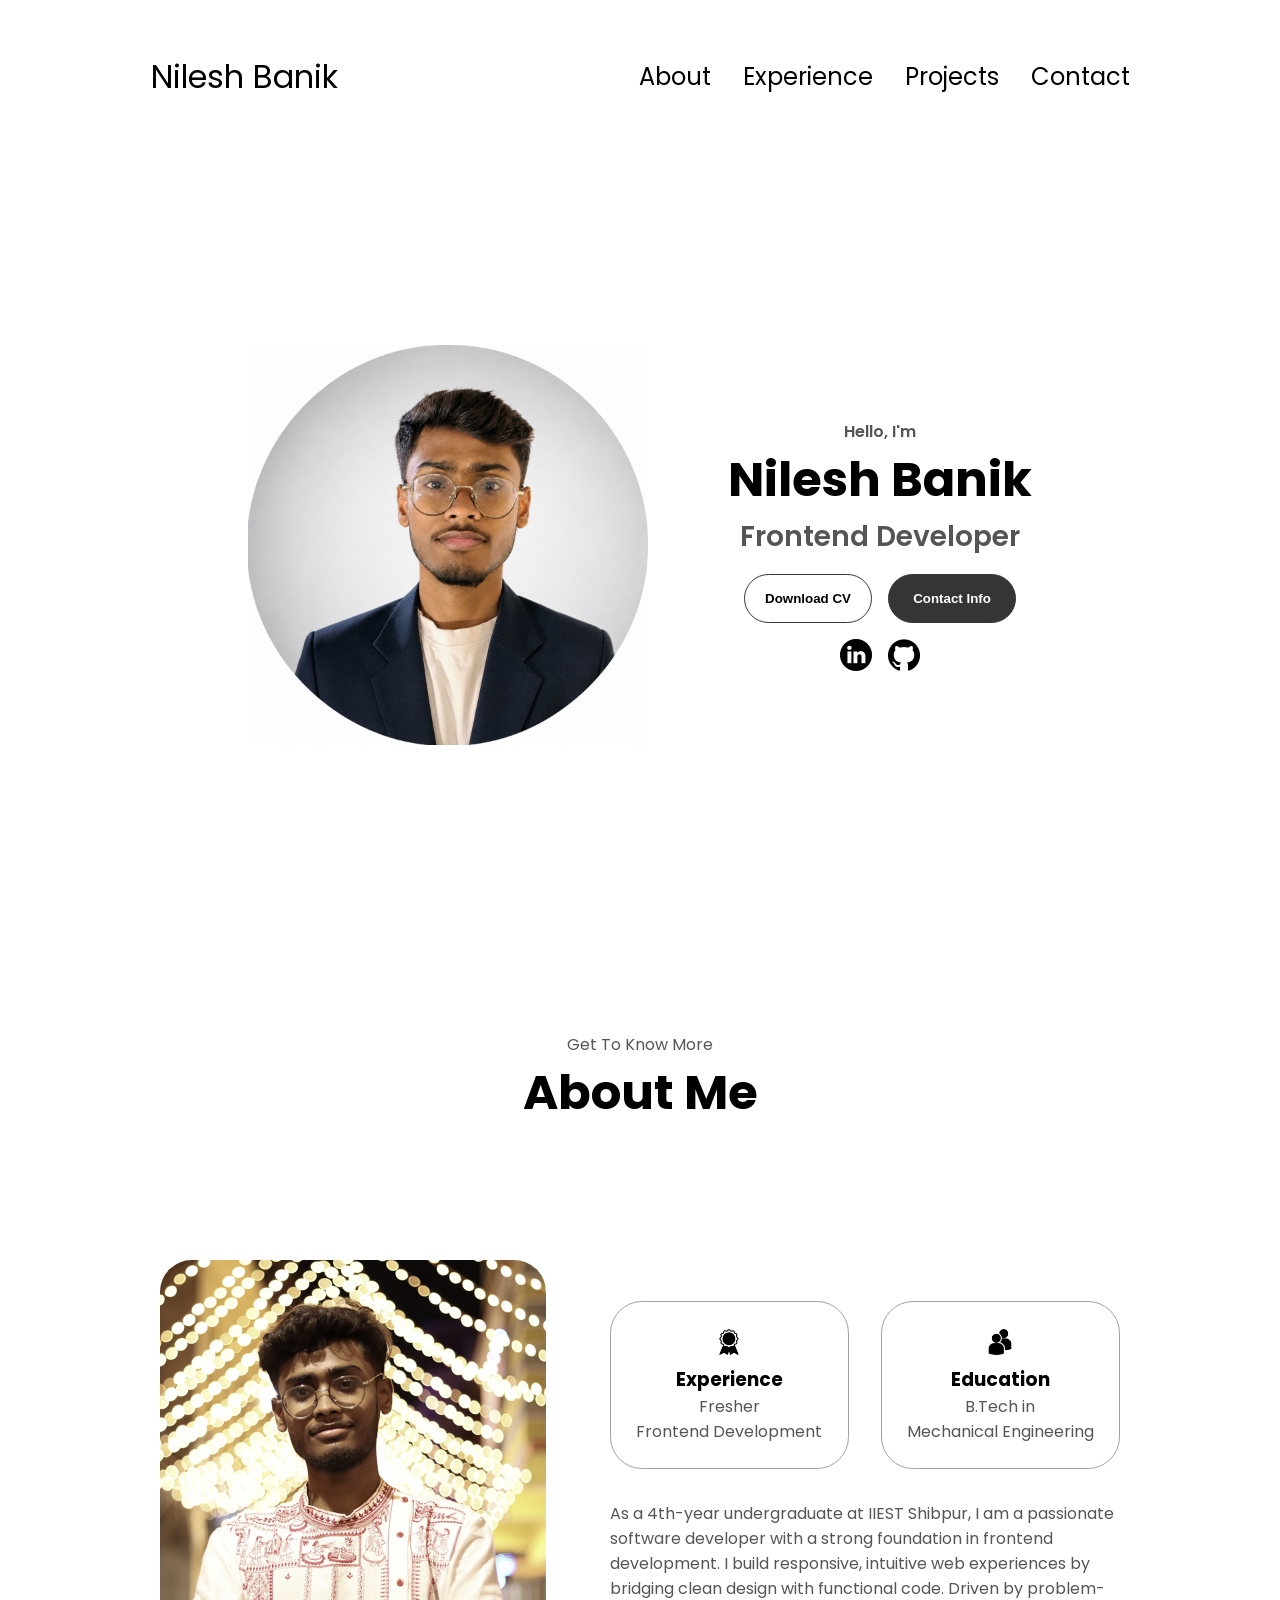
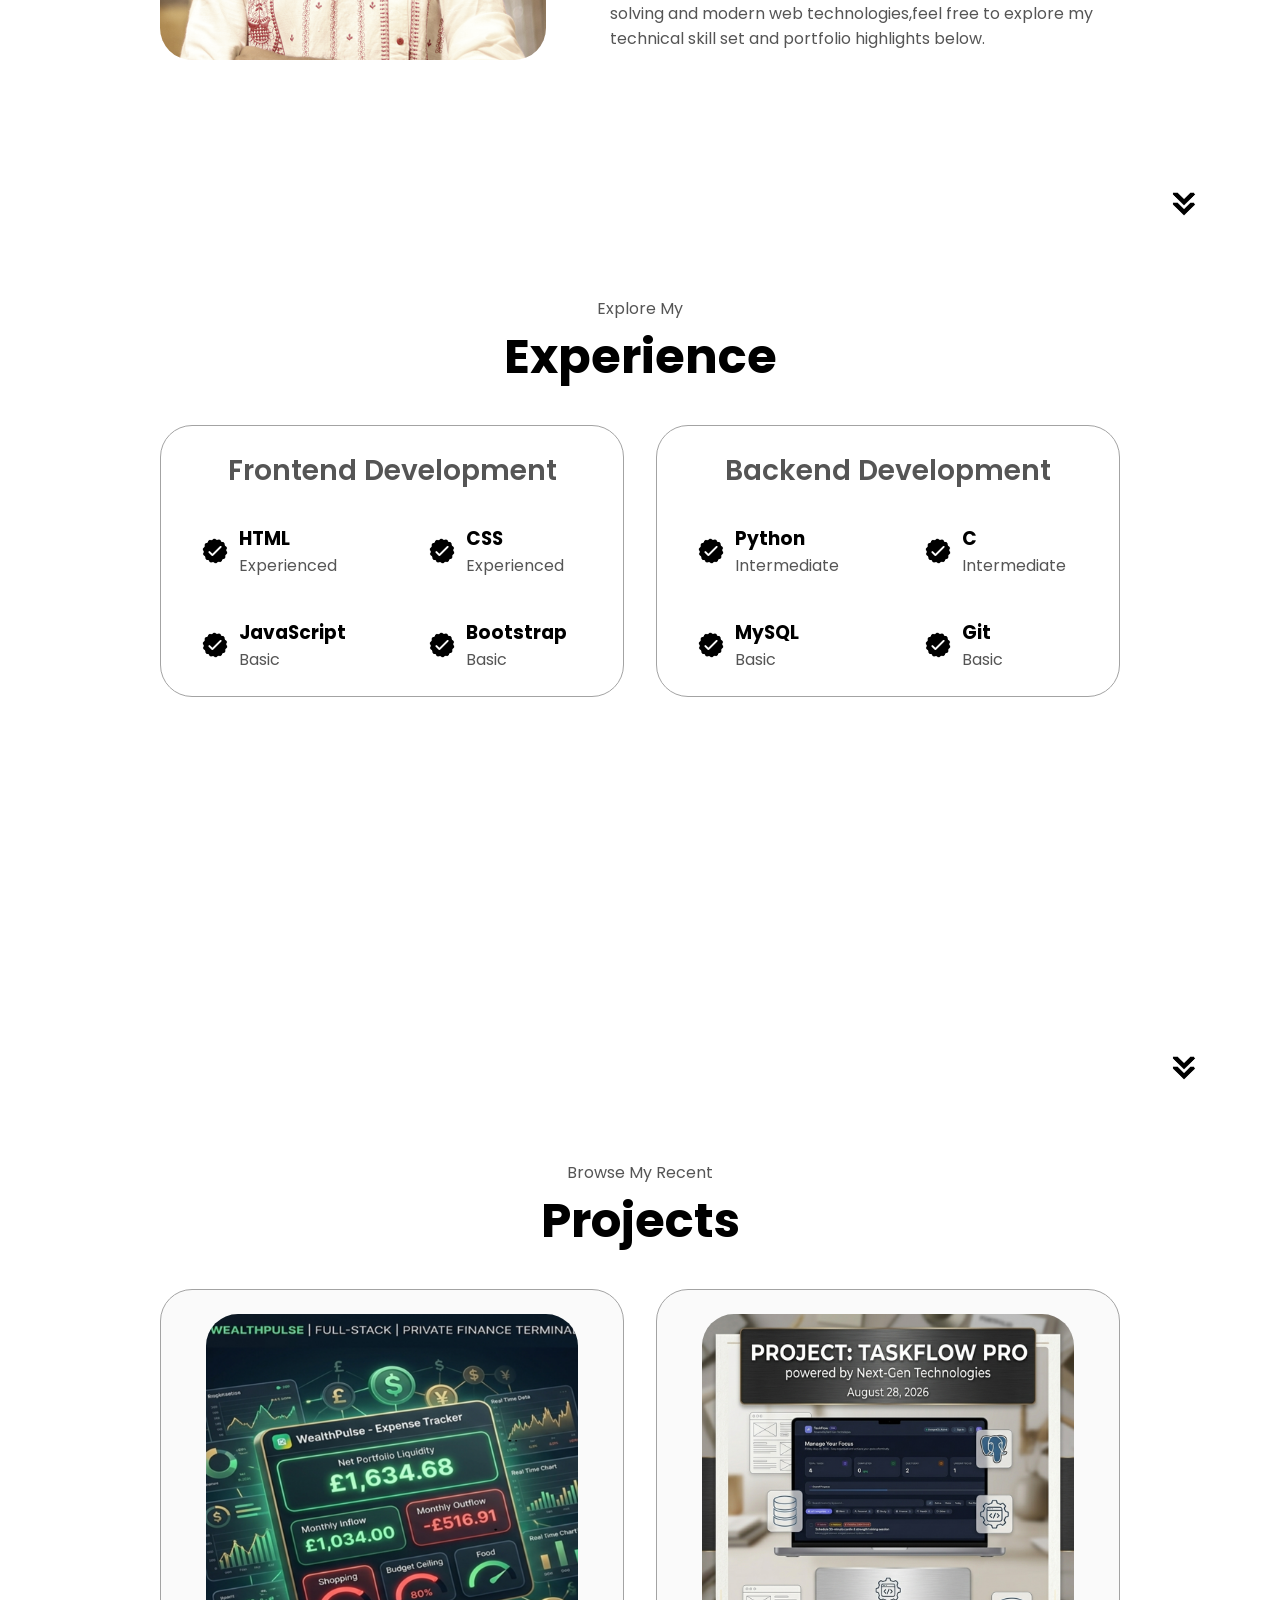
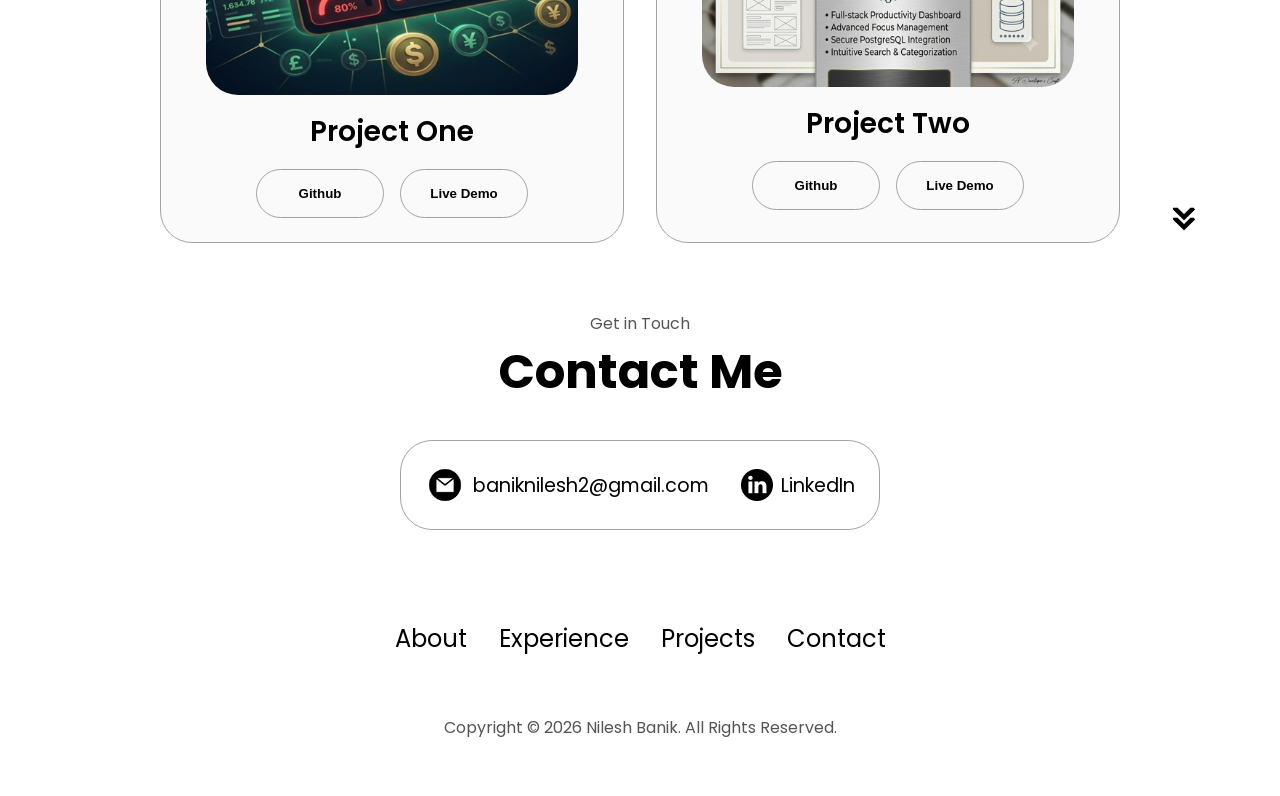
<file: index.html>
<!DOCTYPE html>
<html lang="en">
  <head>
    <meta charset="UTF-8" />
    <meta http-equiv="X-UA-Compatible" content="IE=edge" />
    <meta name="viewport" content="width=device-width, initial-scale=1.0" />
    <title>My Portfolio</title>
    <link rel="icon" type="image/png" href="./assets/favicon.png" />
    <link rel="stylesheet" href="style.css" />
    <link rel="stylesheet" href="mediaqueries.css" />
  </head>
  <body>
    <nav id="desktop-nav">
      <div class="logo">Nilesh Banik</div>
      <div>
        <ul class="nav-links">
          <li><a href="#about">About</a></li>
          <li><a href="#experience">Experience</a></li>
          <li><a href="#projects">Projects</a></li>
          <li><a href="#contact">Contact</a></li>
        </ul>
      </div>
    </nav>
    <nav id="hamburger-nav">
      <div class="logo">Nilesh Banik</div>
      <div class="hamburger-menu">
        <div class="hamburger-icon" onclick="toggleMenu()">
          <span></span>
          <span></span>
          <span></span>
        </div>
        <div class="menu-links">
          <li><a href="#about" onclick="toggleMenu()">About</a></li>
          <li><a href="#experience" onclick="toggleMenu()">Experience</a></li>
          <li><a href="#projects" onclick="toggleMenu()">Projects</a></li>
          <li><a href="#contact" onclick="toggleMenu()">Contact</a></li>
        </div>
      </div>
    </nav>
    <section id="profile">
      <div class="section__pic-container">
        <img src="./assets/profile-pic.png" alt="Nilesh Banik profile picture" />
      </div>
      <div class="section__text">
        <p class="section__text__p1">Hello, I'm</p>
        <h1 class="title">Nilesh Banik</h1>
        <p class="section__text__p2">Frontend Developer</p>
        <div class="btn-container">
          <button
            class="btn btn-color-2"
            onclick="window.open('./assets/Nilesh_Banik_Resume.pdf')"
          >
            Download CV
          </button>
          <button class="btn btn-color-1" onclick="location.href='#contact'">
            Contact Info
          </button>
        </div>
        <div id="socials-container">
          <img
            src="./assets/linkedin.png"
            alt="My LinkedIn profile"
            class="icon"
            onclick="location.href='https://www.linkedin.com/in/nilesh-banik-096183302/'"
          />
          <img
            src="./assets/github.png"
            alt="My Github profile"
            class="icon"
            onclick="location.href='https://github.com/nilbanik'"
          />
        </div>
      </div>
    </section>
    <section id="about">
      <p class="section__text__p1">Get To Know More</p>
      <h1 class="title">About Me</h1>
      <div class="section-container">
        <div class="section__pic-container">
          <img
            src="./assets/about-pic1.png"
            alt="Profile picture"
            class="about-pic"
          />
        </div>
        <div class="about-details-container">
          <div class="about-containers">
            <div class="details-container">
              <img
                src="./assets/experience.png"
                alt="Experience icon"
                class="icon"
              />
              <h3>Experience</h3>
              <p>Fresher<br />Frontend Development</p>
            </div>
            <div class="details-container">
              <img
                src="./assets/education.png"
                alt="Education icon"
                class="icon"
              />
              <h3>Education</h3>
              <p>B.Tech in<br />Mechanical Engineering</p>
            </div>
          </div>
          <div class="text-container">
            <p>
              As a 4th-year undergraduate at IIEST Shibpur, I am a passionate software developer
              with a strong foundation in frontend development. I build responsive, intuitive web
              experiences by bridging clean design with functional code. Driven by problem-solving
              and modern web technologies,feel free to explore my technical skill set and portfolio highlights below.
            </p>
          </div>
        </div>
      </div>
      <img
        src="./assets/arrow.png"
        alt="Arrow icon"
        class="icon arrow"
        onclick="location.href='./#experience'"
      />
    </section>
    <section id="experience">
      <p class="section__text__p1">Explore My</p>
      <h1 class="title">Experience</h1>
      <div class="experience-details-container">
        <div class="about-containers">
          <div class="details-container">
            <h2 class="experience-sub-title">Frontend Development</h2>
            <div class="article-container">
              <article>
                <img
                  src="./assets/checkmark.png"
                  alt="Experience icon"
                  class="icon"
                />
                <div>
                  <h3>HTML</h3>
                  <p>Experienced</p>
                </div>
              </article>
              <article>
                <img
                  src="./assets/checkmark.png"
                  alt="Experience icon"
                  class="icon"
                />
                <div>
                  <h3>CSS</h3>
                  <p>Experienced</p>
                </div>
              </article>
              <article>
                <img
                  src="./assets/checkmark.png"
                  alt="Experience icon"
                  class="icon"
                />
                <div>
                  <h3>JavaScript</h3>
                  <p>Basic</p>
                </div>
              </article>
              <article>
                <img
                  src="./assets/checkmark.png"
                  alt="Experience icon"
                  class="icon"
                />
                <div>
                  <h3>Bootstrap</h3>
                  <p>Basic</p>
                </div>
              </article>
            </div>
          </div>
          <div class="details-container">
            <h2 class="experience-sub-title">Backend Development</h2>
            <div class="article-container">
              <article>
                <img
                  src="./assets/checkmark.png"
                  alt="Experience icon"
                  class="icon"
                />
                <div>
                  <h3>Python</h3>
                  <p>Intermediate</p>
                </div>
              </article>
              <article>
                <img
                  src="./assets/checkmark.png"
                  alt="Experience icon"
                  class="icon"
                />
                <div>
                  <h3>C</h3>
                  <p>Intermediate</p>
                </div>
              </article>
              <article>
                <img
                  src="./assets/checkmark.png"
                  alt="Experience icon"
                  class="icon"
                />
                <div>
                  <h3>MySQL</h3>
                  <p>Basic</p>
                </div>
              </article>
              <article>
                <img
                  src="./assets/checkmark.png"
                  alt="Experience icon"
                  class="icon"
                />
                <div>
                  <h3>Git</h3>
                  <p>Basic</p>
                </div>
              </article>
            </div>
          </div>
        </div>
      </div>
      <img
        src="./assets/arrow.png"
        alt="Arrow icon"
        class="icon arrow"
        onclick="location.href='./#projects'"
      />
    </section>
    <section id="projects">
      <p class="section__text__p1">Browse My Recent</p>
      <h1 class="title">Projects</h1>
      <div class="experience-details-container">
        <div class="about-containers">
          <div class="details-container color-container">
            <div class="article-container">
              <img
                src="./assets/project-1.png"
                alt="Project 1"
                class="project-img"
              />
            </div>
            <h2 class="experience-sub-title project-title">Project One</h2>
            <div class="btn-container">
              <button
                class="btn btn-color-2 project-btn"
                onclick="location.href='https://github.com/nilbanik/Wealthpulse-expense-tracker'"
              >
                Github
              </button>
              <button
                class="btn btn-color-2 project-btn"
                onclick="location.href='https://wealthpulse-expense-tracker.vercel.app/'"
              >
                Live Demo
              </button>
            </div>
          </div>
          <div class="details-container color-container">
            <div class="article-container">
              <img
                src="./assets/project-2.png"
                alt="Project 2"
                class="project-img"
              />
            </div>
            <h2 class="experience-sub-title project-title">Project Two</h2>
            <div class="btn-container">
              <button
                class="btn btn-color-2 project-btn"
                onclick="location.href='https://github.com/nilbanik/taskflow-app'"
              >
                Github
              </button>
              <button
                class="btn btn-color-2 project-btn"
                onclick="location.href='https://taskflow-app-eight-alpha.vercel.app/'"
              >
                Live Demo
              </button>
            </div>
          </div>
        </div>
      </div>
      <img
        src="./assets/arrow.png"
        alt="Arrow icon"
        class="icon arrow"
        onclick="location.href='./#contact'"
      />
    </section>
    <section id="contact">
      <p class="section__text__p1">Get in Touch</p>
      <h1 class="title">Contact Me</h1>
      <div class="contact-info-upper-container">
        <div class="contact-info-container">
          <img
            src="./assets/email.png"
            alt="Email icon"
            class="icon contact-icon email-icon"
          />
          <p><a href="https://mail.google.com/mail/?view=cm&fs=1&to=baniknilesh2@gmail.com" target="_blank">baniknilesh2@gmail.com</a></p>
        </div>
        <div class="contact-info-container">
          <img
            src="./assets/linkedin.png"
            alt="LinkedIn icon"
            class="icon contact-icon"
          />
          <p><a href="https://www.linkedin.com/in/nilesh-banik-096183302/" target="_blank">LinkedIn</a></p>
        </div>
      </div>
    </section>
    <footer>
      <nav>
        <div class="nav-links-container">
          <ul class="nav-links">
            <li><a href="#about">About</a></li>
            <li><a href="#experience">Experience</a></li>
            <li><a href="#projects">Projects</a></li>
            <li><a href="#contact">Contact</a></li>
          </ul>
        </div>
      </nav>
      <p>Copyright &#169; 2026 Nilesh Banik. All Rights Reserved.</p>
    </footer>
    <script src="script.js"></script>
  </body>
</html>
</file>
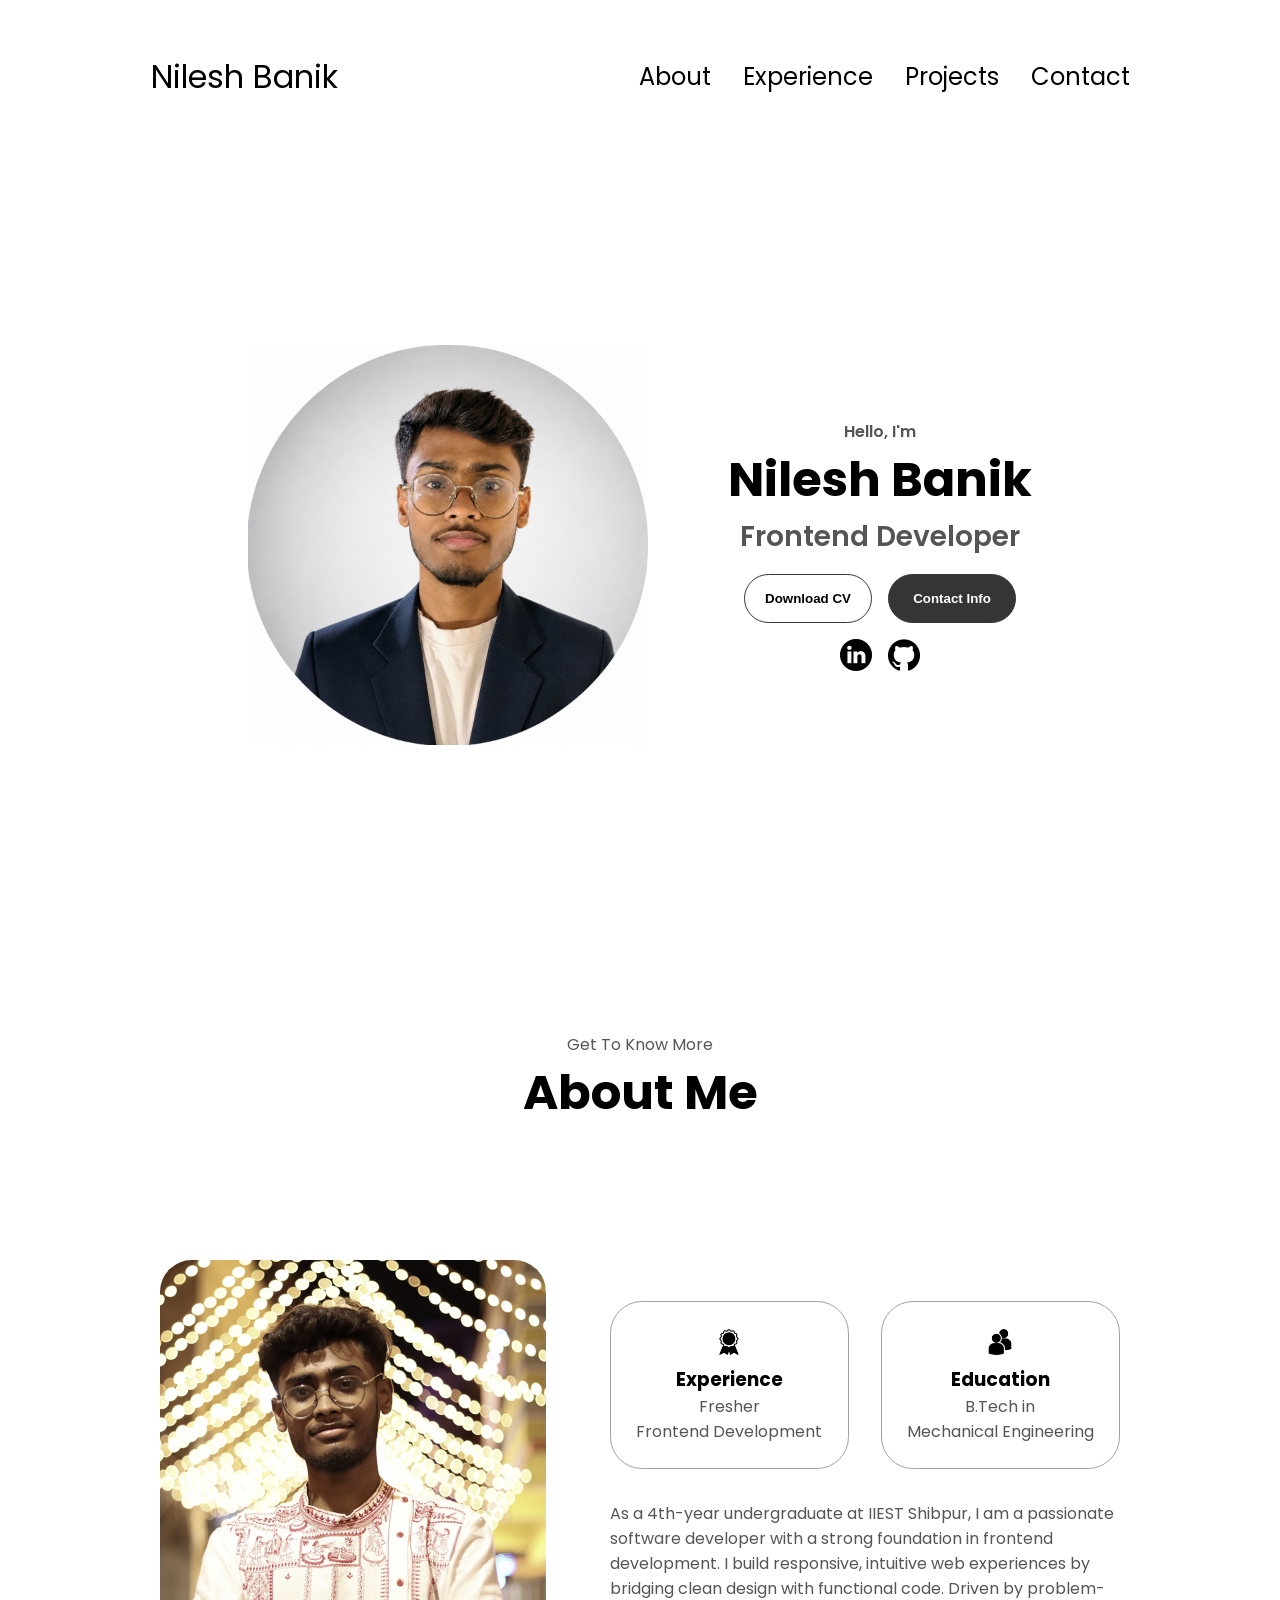
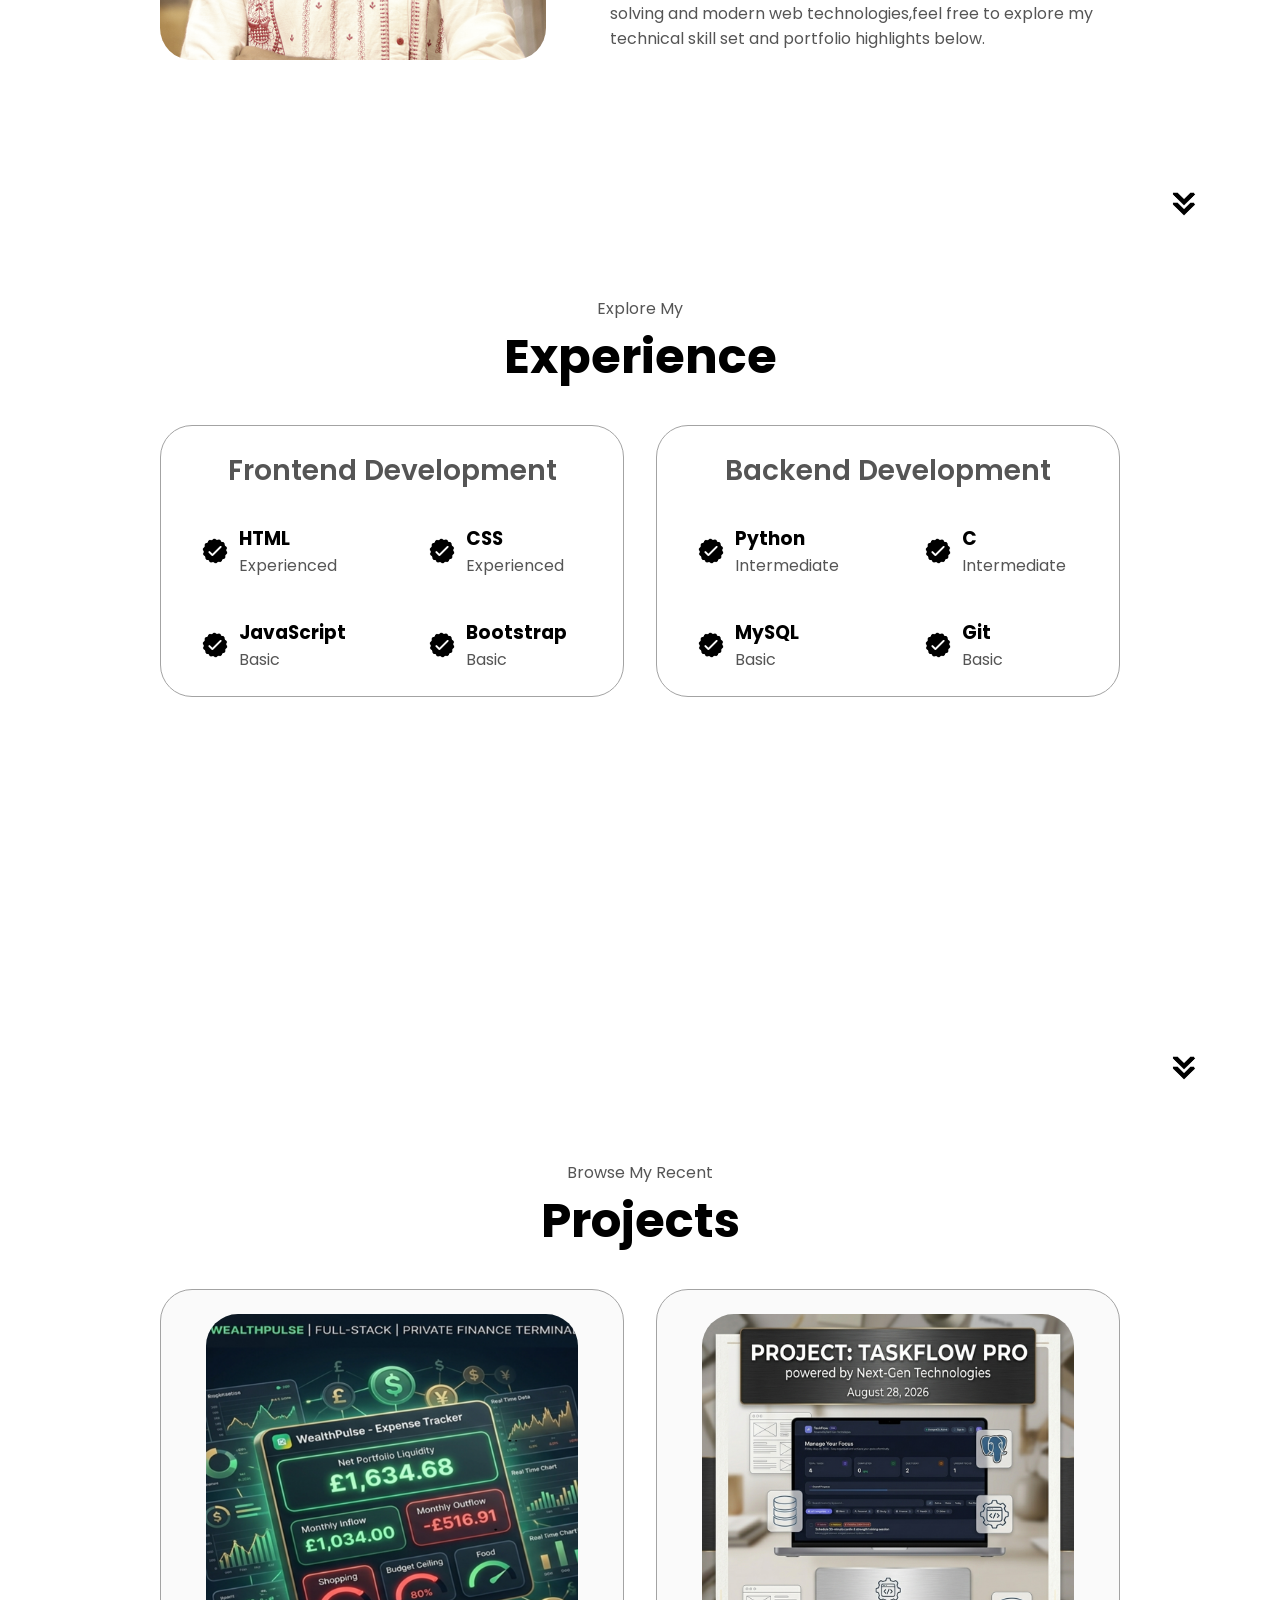
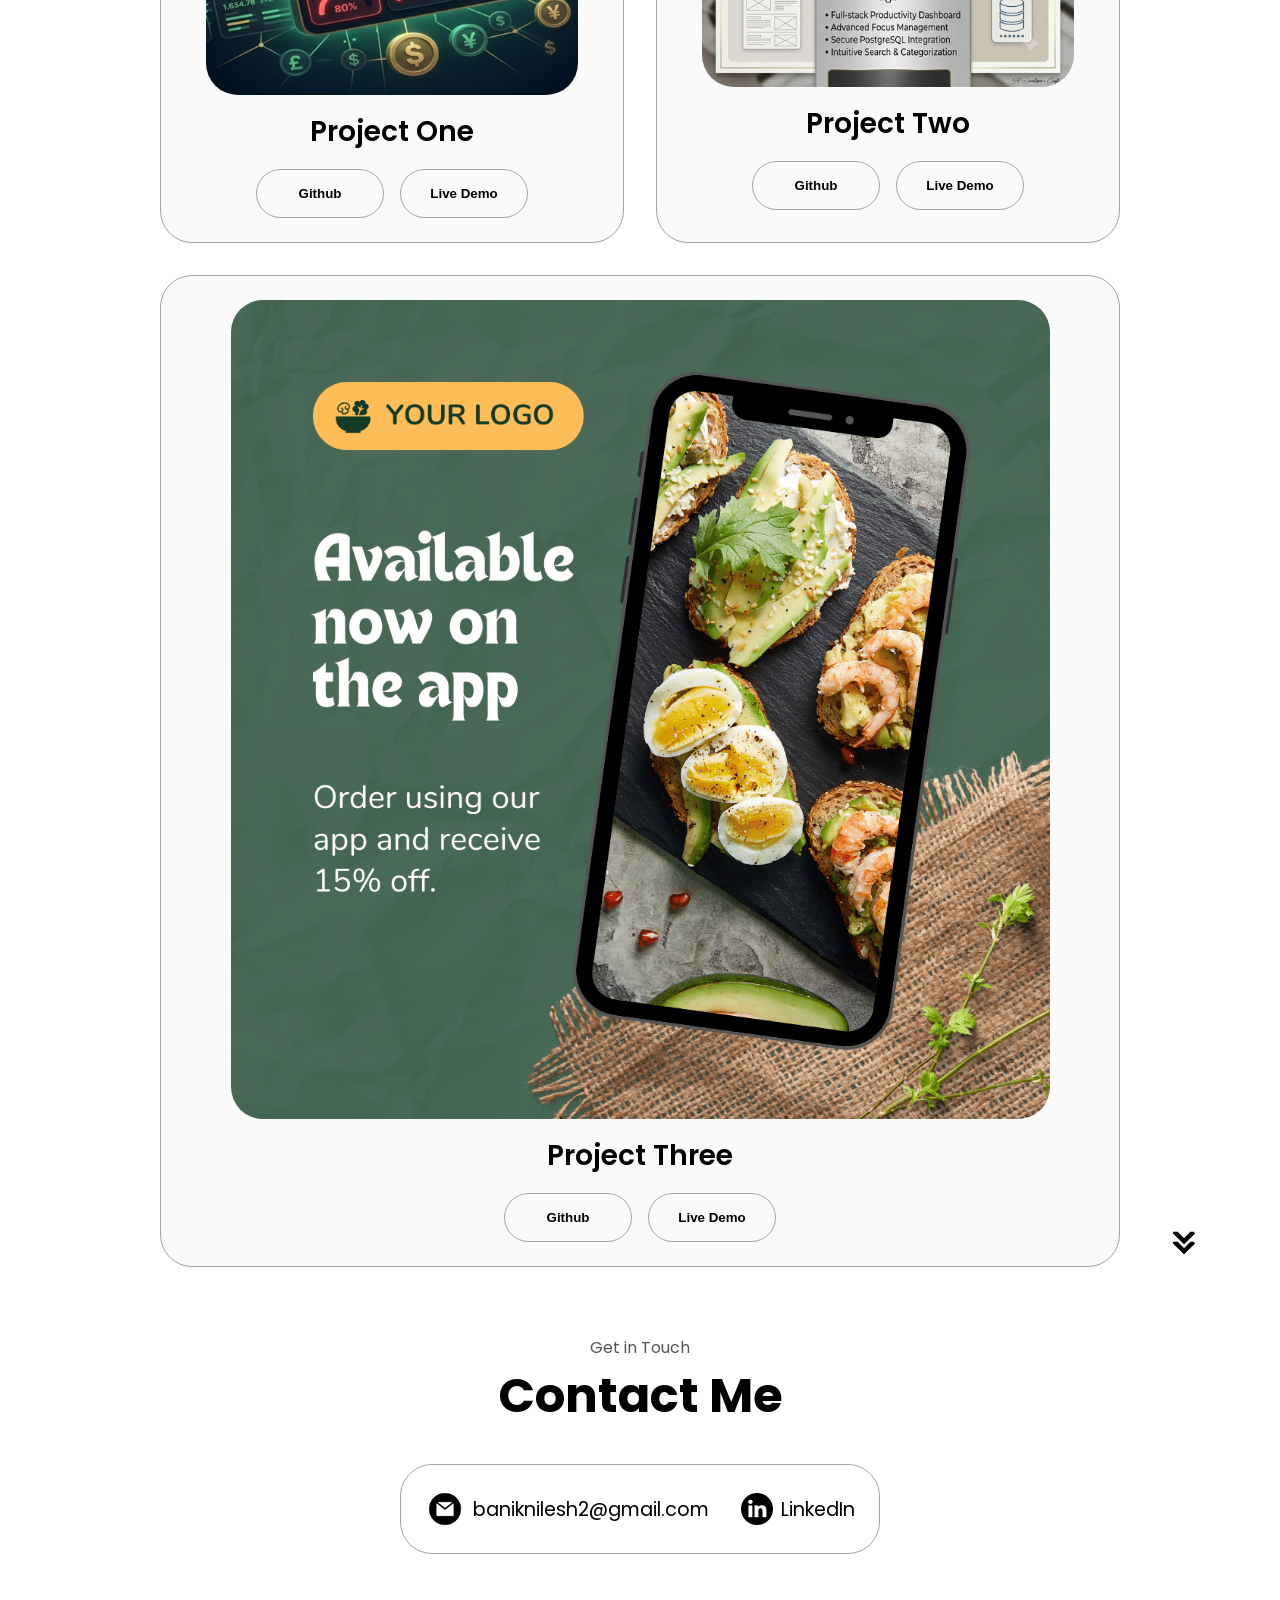
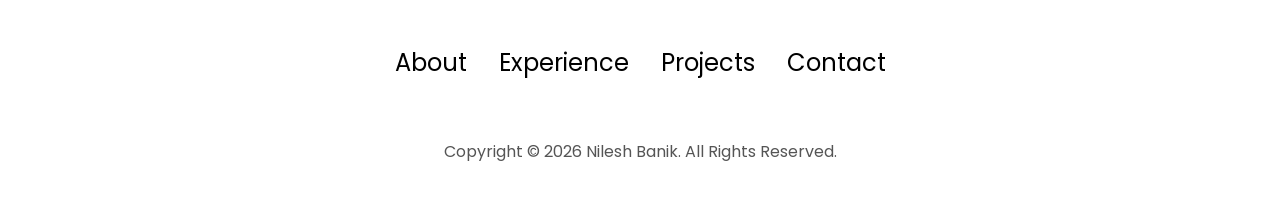
<file: portfolio.html>
<!DOCTYPE html>
<html lang="en">
  <head>
    <meta charset="UTF-8" />
    <meta http-equiv="X-UA-Compatible" content="IE=edge" />
    <meta name="viewport" content="width=device-width, initial-scale=1.0" />
    <title>My Portfolio</title>
    <link rel="stylesheet" href="style.css" />
    <link rel="stylesheet" href="mediaqueries.css" />
  </head>
  <body>
    <nav id="desktop-nav">
      <div class="logo">Nilesh Banik</div>
      <div>
        <ul class="nav-links">
          <li><a href="#about">About</a></li>
          <li><a href="#experience">Experience</a></li>
          <li><a href="#projects">Projects</a></li>
          <li><a href="#contact">Contact</a></li>
        </ul>
      </div>
    </nav>
    <nav id="hamburger-nav">
      <div class="logo">Nilesh Banik</div>
      <div class="hamburger-menu">
        <div class="hamburger-icon" onclick="toggleMenu()">
          <span></span>
          <span></span>
          <span></span>
        </div>
        <div class="menu-links">
          <li><a href="#about" onclick="toggleMenu()">About</a></li>
          <li><a href="#experience" onclick="toggleMenu()">Experience</a></li>
          <li><a href="#projects" onclick="toggleMenu()">Projects</a></li>
          <li><a href="#contact" onclick="toggleMenu()">Contact</a></li>
        </div>
      </div>
    </nav>
    <section id="profile">
      <div class="section__pic-container">
        <img src="./assets/profile-pic.png" alt="Nilesh Banik profile picture" />
      </div>
      <div class="section__text">
        <p class="section__text__p1">Hello, I'm</p>
        <h1 class="title">Nilesh Banik</h1>
        <p class="section__text__p2">Frontend Developer</p>
        <div class="btn-container">
          <button
            class="btn btn-color-2"
            onclick="window.open('./assets/resume-example.pdf')"
          >
            Download CV
          </button>
          <button class="btn btn-color-1" onclick="location.href='#contact'">
            Contact Info
          </button>
        </div>
        <div id="socials-container">
          <img
            src="./assets/linkedin.png"
            alt="My LinkedIn profile"
            class="icon"
            onclick="location.href='https://www.linkedin.com/in/nilesh-banik-096183302/'"
          />
          <img
            src="./assets/github.png"
            alt="My Github profile"
            class="icon"
            onclick="location.href='https://github.com/nilbanik'"
          />
        </div>
      </div>
    </section>
    <section id="about">
      <p class="section__text__p1">Get To Know More</p>
      <h1 class="title">About Me</h1>
      <div class="section-container">
        <div class="section__pic-container">
          <img
            src="./assets/about-pic1.png"
            alt="Profile picture"
            class="about-pic"
          />
        </div>
        <div class="about-details-container">
          <div class="about-containers">
            <div class="details-container">
              <img
                src="./assets/experience.png"
                alt="Experience icon"
                class="icon"
              />
              <h3>Experience</h3>
              <p>Fresher<br />Frontend Development</p>
            </div>
            <div class="details-container">
              <img
                src="./assets/education.png"
                alt="Education icon"
                class="icon"
              />
              <h3>Education</h3>
              <p>B.Tech in<br />Mechanical Engineering</p>
            </div>
          </div>
          <div class="text-container">
            <p>
              As a 4th-year undergraduate at IIEST Shibpur, I am a passionate software developer
              with a strong foundation in frontend development. I build responsive, intuitive web
              experiences by bridging clean design with functional code. Driven by problem-solving
              and modern web technologies,feel free to explore my technical skill set and portfolio highlights below.
            </p>
          </div>
        </div>
      </div>
      <img
        src="./assets/arrow.png"
        alt="Arrow icon"
        class="icon arrow"
        onclick="location.href='./#experience'"
      />
    </section>
    <section id="experience">
      <p class="section__text__p1">Explore My</p>
      <h1 class="title">Experience</h1>
      <div class="experience-details-container">
        <div class="about-containers">
          <div class="details-container">
            <h2 class="experience-sub-title">Frontend Development</h2>
            <div class="article-container">
              <article>
                <img
                  src="./assets/checkmark.png"
                  alt="Experience icon"
                  class="icon"
                />
                <div>
                  <h3>HTML</h3>
                  <p>Experienced</p>
                </div>
              </article>
              <article>
                <img
                  src="./assets/checkmark.png"
                  alt="Experience icon"
                  class="icon"
                />
                <div>
                  <h3>CSS</h3>
                  <p>Experienced</p>
                </div>
              </article>
              <article>
                <img
                  src="./assets/checkmark.png"
                  alt="Experience icon"
                  class="icon"
                />
                <div>
                  <h3>JavaScript</h3>
                  <p>Basic</p>
                </div>
              </article>
              <article>
                <img
                  src="./assets/checkmark.png"
                  alt="Experience icon"
                  class="icon"
                />
                <div>
                  <h3>Bootstrap</h3>
                  <p>Basic</p>
                </div>
              </article>
            </div>
          </div>
          <div class="details-container">
            <h2 class="experience-sub-title">Backend Development</h2>
            <div class="article-container">
              <article>
                <img
                  src="./assets/checkmark.png"
                  alt="Experience icon"
                  class="icon"
                />
                <div>
                  <h3>Python</h3>
                  <p>Intermediate</p>
                </div>
              </article>
              <article>
                <img
                  src="./assets/checkmark.png"
                  alt="Experience icon"
                  class="icon"
                />
                <div>
                  <h3>C</h3>
                  <p>Intermediate</p>
                </div>
              </article>
              <article>
                <img
                  src="./assets/checkmark.png"
                  alt="Experience icon"
                  class="icon"
                />
                <div>
                  <h3>MySQL</h3>
                  <p>Basic</p>
                </div>
              </article>
              <article>
                <img
                  src="./assets/checkmark.png"
                  alt="Experience icon"
                  class="icon"
                />
                <div>
                  <h3>Git</h3>
                  <p>Basic</p>
                </div>
              </article>
            </div>
          </div>
        </div>
      </div>
      <img
        src="./assets/arrow.png"
        alt="Arrow icon"
        class="icon arrow"
        onclick="location.href='./#projects'"
      />
    </section>
    <section id="projects">
      <p class="section__text__p1">Browse My Recent</p>
      <h1 class="title">Projects</h1>
      <div class="experience-details-container">
        <div class="about-containers">
          <div class="details-container color-container">
            <div class="article-container">
              <img
                src="./assets/project-1.png"
                alt="Project 1"
                class="project-img"
              />
            </div>
            <h2 class="experience-sub-title project-title">Project One</h2>
            <div class="btn-container">
              <button
                class="btn btn-color-2 project-btn"
                onclick="location.href='https://github.com/'"
              >
                Github
              </button>
              <button
                class="btn btn-color-2 project-btn"
                onclick="location.href='https://github.com/'"
              >
                Live Demo
              </button>
            </div>
          </div>
          <div class="details-container color-container">
            <div class="article-container">
              <img
                src="./assets/project-2.png"
                alt="Project 2"
                class="project-img"
              />
            </div>
            <h2 class="experience-sub-title project-title">Project Two</h2>
            <div class="btn-container">
              <button
                class="btn btn-color-2 project-btn"
                onclick="location.href='https://github.com/'"
              >
                Github
              </button>
              <button
                class="btn btn-color-2 project-btn"
                onclick="location.href='https://github.com/'"
              >
                Live Demo
              </button>
            </div>
          </div>
          <div class="details-container color-container">
            <div class="article-container">
              <img
                src="./assets/project-3.png"
                alt="Project 3"
                class="project-img"
              />
            </div>
            <h2 class="experience-sub-title project-title">Project Three</h2>
            <div class="btn-container">
              <button
                class="btn btn-color-2 project-btn"
                onclick="location.href='https://github.com/'"
              >
                Github
              </button>
              <button
                class="btn btn-color-2 project-btn"
                onclick="location.href='https://github.com/'"
              >
                Live Demo
              </button>
            </div>
          </div>
        </div>
      </div>
      <img
        src="./assets/arrow.png"
        alt="Arrow icon"
        class="icon arrow"
        onclick="location.href='./#contact'"
      />
    </section>
    <section id="contact">
      <p class="section__text__p1">Get in Touch</p>
      <h1 class="title">Contact Me</h1>
      <div class="contact-info-upper-container">
        <div class="contact-info-container">
          <img
            src="./assets/email.png"
            alt="Email icon"
            class="icon contact-icon email-icon"
          />
          <p><a href="https://mail.google.com/mail/?view=cm&fs=1&to=baniknilesh2@gmail.com" target="_blank">baniknilesh2@gmail.com</a></p>
        </div>
        <div class="contact-info-container">
          <img
            src="./assets/linkedin.png"
            alt="LinkedIn icon"
            class="icon contact-icon"
          />
          <p><a href="https://www.linkedin.com/in/nilesh-banik-096183302/" target="_blank">LinkedIn</a></p>
        </div>
      </div>
    </section>
    <footer>
      <nav>
        <div class="nav-links-container">
          <ul class="nav-links">
            <li><a href="#about">About</a></li>
            <li><a href="#experience">Experience</a></li>
            <li><a href="#projects">Projects</a></li>
            <li><a href="#contact">Contact</a></li>
          </ul>
        </div>
      </nav>
      <p>Copyright &#169; 2026 Nilesh Banik. All Rights Reserved.</p>
    </footer>
    <script src="script.js"></script>
  </body>
</html>
</file>
<file: style.css>
/* GENERAL styles*/

@import url("https://fonts.googleapis.com/css2?family=Poppins:wght@300;400;500;600&display=swap");

* {
  margin: 0;
  padding: 0;
}

body {
  font-family: "Poppins", sans-serif;
}

html {
  scroll-behavior: smooth;
}

p {
  color: rgb(85, 85, 85);
}

/* TRANSITION */

a,
.btn {
  transition: all 300ms ease;
}

/* DESKTOP NAV */

nav,
.nav-links {
  display: flex;
}

nav {
  justify-content: space-around;
  align-items: center;
  height: 17vh;
}

.nav-links {
  gap: 2rem;
  list-style: none;
  font-size: 1.5rem;
}

a {
  color: black;
  text-decoration: none;
  text-decoration-color: white;
}

a:hover {
  color: grey;
  text-decoration: underline;
  text-underline-offset: 1rem;
  text-decoration-color: rgb(181, 181, 181);
}

.logo {
  font-size: 2rem;
}

.logo:hover {
  cursor: default;
}

/* HAMBURGER MENU */

#hamburger-nav {
  display: none;
}

.hamburger-menu {
  position: relative;
  display: inline-block;
}

.hamburger-icon {
  display: flex;
  flex-direction: column;
  justify-content: space-between;
  height: 24px;
  width: 30px;
  cursor: pointer;
}

.hamburger-icon span {
  width: 100%;
  height: 2px;
  background-color: black;
  transition: all 0.3s cubic-bezier(0.68, -0.55, 0.27, 1.55);
}

.menu-links {
  position: absolute;
  top: 100%;
  right: 0;
  background-color: rgba(255, 255, 255, 0.7);
  backdrop-filter: blur(8px);
  -webkit-backdrop-filter: blur(8px);
  border-radius: 8px;
  width: fit-content;
  max-height: 0;
  overflow: hidden;
  transition: all 0.3 ease-in-out;
}

.menu-links a {
  display: block;
  padding: 10px;
  text-align: center;
  font-size: 1.5rem;
  color: black;
  text-decoration: none;
  transition: all 0.3 ease-in-out;
}

.menu-links li {
  list-style: none;
}

.menu-links.open {
  max-height: 300px;
}

.hamburger-icon.open span:first-child {
  transform: rotate(45deg) translate(10px, 5px);
}

.hamburger-icon.open span:nth-child(2) {
  opacity: 0;
}

.hamburger-icon.open span:last-child {
  transform: rotate(-45deg) translate(10px, -5px);
}

.hamburger-icon span:first-child {
  transform: none;
}

.hamburger-icon span:first-child {
  opacity: 1;
}

.hamburger-icon span:first-child {
  transform: none;
}

/* SECTIONS */

section {
  padding-top: 4vh;
  height: 96vh;
  margin: 0 10rem;
  box-sizing: border-box;
  min-height: fit-content;
}

.section-container {
  display: flex;
}

/* PROFILE SECTION */

#profile {
  display: flex;
  justify-content: center;
  gap: 5rem;
  height: 80vh;
}

.section__pic-container {
  display: flex;
  height: 400px;
  width: 400px;
  margin: auto 0;
}

.section__text {
  align-self: center;
  text-align: center;
}

.section__text p {
  font-weight: 600;
}

.section__text__p1 {
  text-align: center;
}

.section__text__p2 {
  font-size: 1.75rem;
  margin-bottom: 1rem;
}

.title {
  font-size: 3rem;
  text-align: center;
}

#socials-container {
  display: flex;
  justify-content: center;
  margin-top: 1rem;
  gap: 1rem;
}

/* ICONS */

.icon {
  cursor: pointer;
  height: 2rem;
}

/* BUTTONS */

.btn-container {
  display: flex;
  justify-content: center;
  gap: 1rem;
}

.btn {
  font-weight: 600;
  transition: all 300ms ease;
  padding: 1rem;
  width: 8rem;
  border-radius: 2rem;
}

.btn-color-1,
.btn-color-2 {
  border: rgb(53, 53, 53) 0.1rem solid;
}

.btn-color-1:hover,
.btn-color-2:hover {
  cursor: pointer;
}

.btn-color-1,
.btn-color-2:hover {
  background: rgb(53, 53, 53);
  color: white;
}

.btn-color-1:hover {
  background: rgb(0, 0, 0);
}

.btn-color-2 {
  background: none;
}

.btn-color-2:hover {
  border: rgb(255, 255, 255) 0.1rem solid;
}

.btn-container {
  gap: 1rem;
}

/* ABOUT SECTION */

#about {
  position: relative;
}

.about-containers {
  gap: 2rem;
  margin-bottom: 2rem;
  margin-top: 2rem;
}

.about-details-container {
  justify-content: center;
  flex-direction: column;
}

.about-containers,
.about-details-container {
  display: flex;
}

.about-pic {
  border-radius: 2rem;
  filter: grayscale(50%);
}

.arrow {
  position: absolute;
  right: -5rem;
  bottom: 2.5rem;
}

.details-container {
  padding: 1.5rem;
  flex: 1;
  background: white;
  border-radius: 2rem;
  border: rgb(53, 53, 53) 0.1rem solid;
  border-color: rgb(163, 163, 163);
  text-align: center;
}

.section-container {
  gap: 4rem;
  height: 80%;
}

.section__pic-container {
  height: 400px;
  width: 400px;
  margin: auto 0;
}

/* EXPERIENCE SECTION */

#experience {
  position: relative;
}

.experience-sub-title {
  color: rgb(85, 85, 85);
  font-weight: 600;
  font-size: 1.75rem;
  margin-bottom: 2rem;
}

.experience-details-container {
  display: flex;
  justify-content: center;
  flex-direction: column;
}

.article-container {
  display: flex;
  text-align: initial;
  flex-wrap: wrap;
  flex-direction: row;
  gap: 2.5rem;
  justify-content: space-around;
}

article {
  display: flex;
  width: 10rem;
  align-items: center;
  gap: 0.5rem;
}

article .icon {
  cursor: default;
}

/* PROJECTS SECTION */

#projects {
  position: relative;
}

.color-container {
  border-color: rgb(163, 163, 163);
  background: rgb(250, 250, 250);
}

.project-img {
  border-radius: 2rem;
  width: 90%;
  height: 90%;
}

.project-title {
  margin: 1rem;
  color: black;
}

.project-btn {
  color: black;
  border-color: rgb(163, 163, 163);
}

/* CONTACT */

#contact {
  display: flex;
  justify-content: center;
  flex-direction: column;
  height: 70vh;
}

.contact-info-upper-container {
  display: flex;
  justify-content: center;
  border-radius: 2rem;
  border: rgb(53, 53, 53) 0.1rem solid;
  border-color: rgb(163, 163, 163);
  background: (250, 250, 250);
  margin: 2rem auto;
  padding: 0.5rem;
}

.contact-info-container {
  display: flex;
  align-items: center;
  justify-content: center;
  gap: 0.5rem;
  margin: 1rem;
}

.contact-info-container p {
  font-size: larger;
}

.contact-icon {
  cursor: default;
}

.email-icon {
  height: 2.5rem;
}

/* FOOTER SECTION */

footer {
  height: 26vh;
  margin: 0 1rem;
}

footer p {
  text-align: center;
}
</file>
<file: mediaqueries.css>
@media screen and (max-width: 1400px) {
  #profile {
    height: 83vh;
    margin-bottom: 6rem;
  }
  .about-containers {
    flex-wrap: wrap;
  }
  #contact,
  #projects {
    height: fit-content;
  }
}

@media screen and (max-width: 1200px) {
  #desktop-nav {
    display: none;
  }
  #hamburger-nav {
    display: flex;
  }
  #experience,
  .experience-details-container {
    margin-top: 2rem;
  }
  #profile,
  .section-container {
    display: block;
  }
  .arrow {
    display: none;
  }
  section,
  .section-container {
    height: fit-content;
  }
  section {
    margin: 0 5%;
  }
  .section__pic-container {
    width: 275px;
    height: 275px;
    margin: 0 auto 2rem;
  }
  .about-containers {
    margin-top: 0;
  }
}

@media screen and (max-width: 600px) {
  #contact,
  footer {
    height: 40vh;
  }
  #profile {
    height: 83vh;
    margin-bottom: 0;
  }
  article {
    font-size: 1rem;
  }
  footer nav {
    height: fit-content;
    margin-bottom: 2rem;
  }
  .about-containers,
  .contact-info-upper-container,
  .btn-container {
    flex-wrap: wrap;
  }
  .contact-info-container {
    margin: 0;
  }
  .contact-info-container p,
  .nav-links li a {
    font-size: 1rem;
  }
  .experience-sub-title {
    font-size: 1.25rem;
  }
  .logo {
    font-size: 1.5rem;
  }
  .nav-links {
    flex-direction: column;
    gap: 0.5rem;
    text-align: center;
  }
  .section__pic-container {
    width: auto;
    height: 46vw;
    justify-content: center;
  }
  .section__text__p2 {
    font-size: 1.25rem;
  }
  .title {
    font-size: 2rem;
  }
  .text-container {
    text-align: justify;
  }
}
</file>
